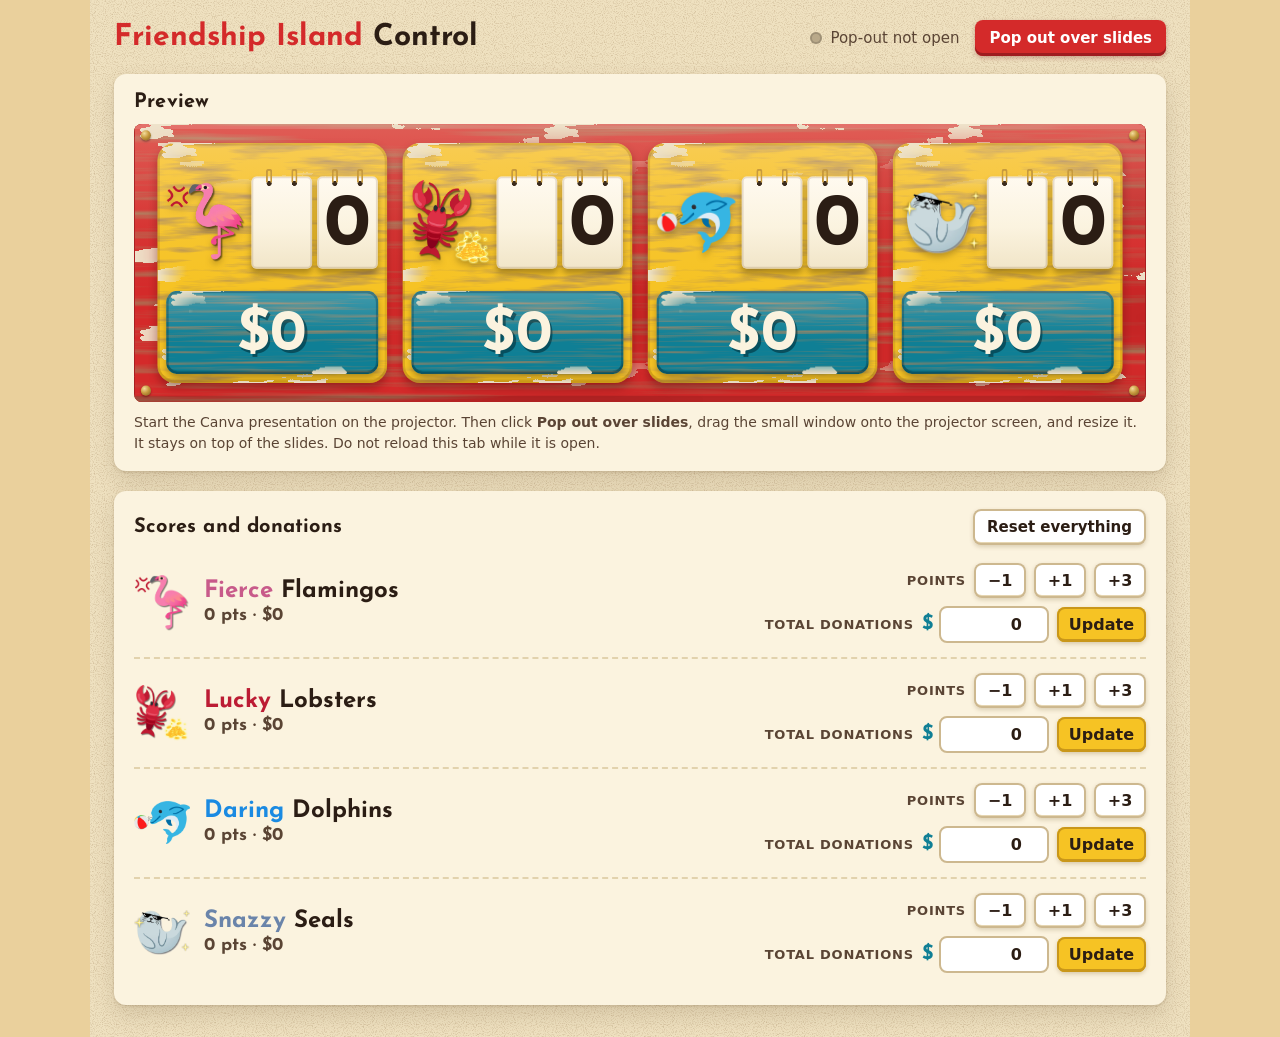
<file: index.html>
<!doctype html>
<html lang="en">
<head>
<meta charset="utf-8">
<meta http-equiv="refresh" content="0; url=scoreboard.html">
<title>Friendship Island</title>
</head>
<body><a href="scoreboard.html">Friendship Island Scoreboard</a></body>
</html>
</file>
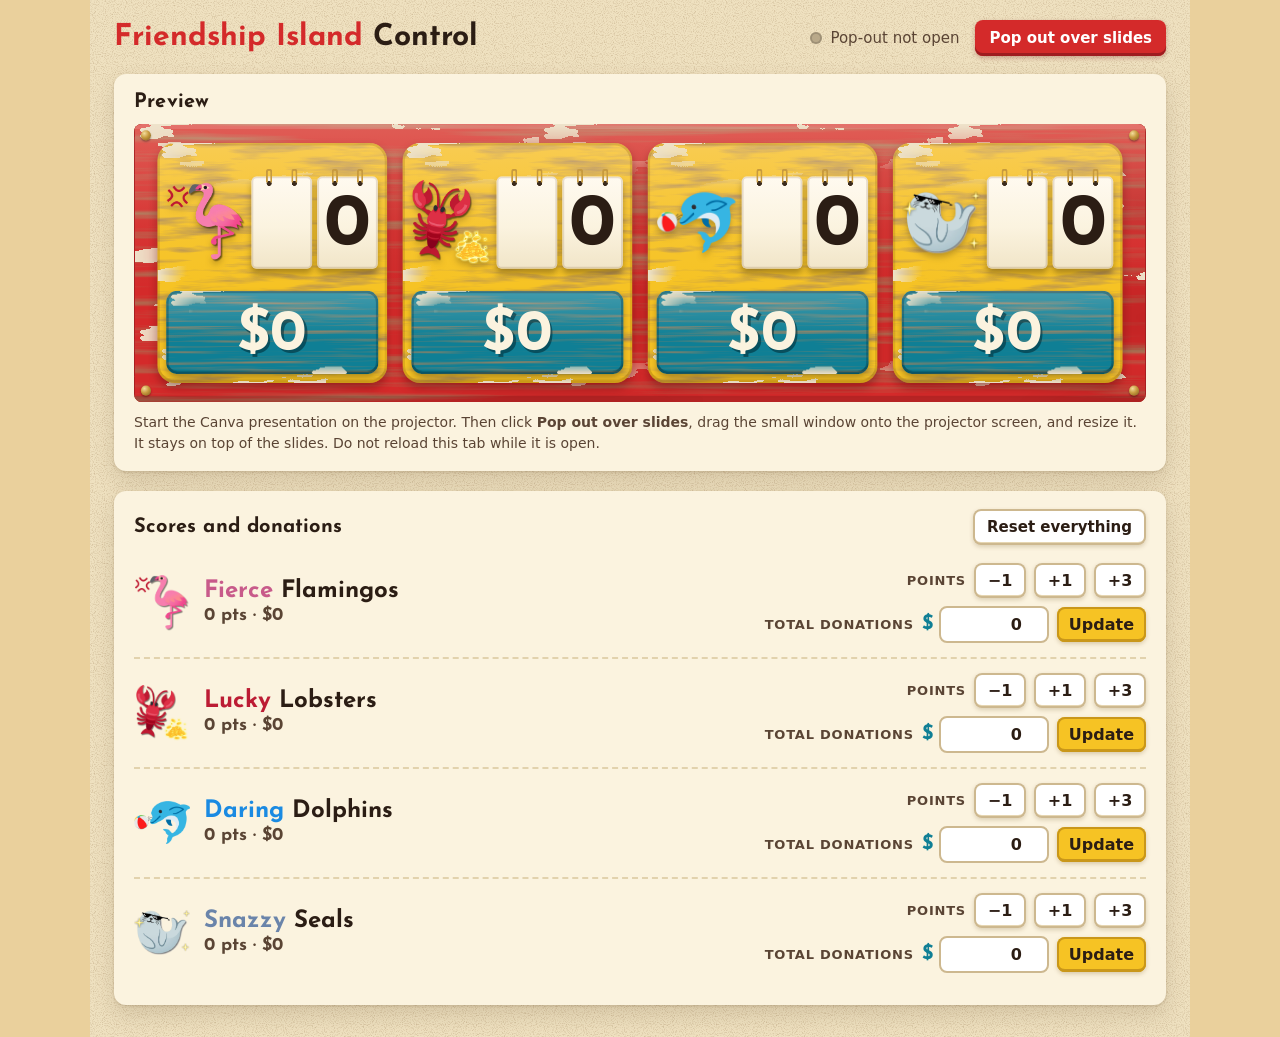
<file: scoreboard.html>
<!doctype html>
<html lang="en">
<head>
<meta charset="utf-8">
<meta name="viewport" content="width=device-width,initial-scale=1">
<title>Friendship Island Scoreboard</title>
<style>
@font-face{font-family:'Josefin Sans';src:url([data-uri]) format('woff2');font-weight:100 700;font-display:block}

:root{
  --red:#d42a2a; --red-deep:#9e1c1f; --yellow:#f6c324; --yellow-deep:#c9971a;
  --cream:#fbf3df; --plank:#f4ead2; --ink:#2b1d14; --ink-soft:#5a4434;
  --sea:#17a3b5; --sea-deep:#0f7f95; --sand:#ead09c;
  --brass:#c79a3e; --focus:#0f7f95;
  --display:'Josefin Sans', 'Century Gothic', sans-serif;
  --ui:'Segoe UI', system-ui, -apple-system, 'Helvetica Neue', sans-serif;
}
*{box-sizing:border-box}
html,body{margin:0;height:100%}
body{background:var(--sand);color:var(--ink);font-family:var(--ui)}
::selection{background:var(--yellow);color:var(--ink)}
[hidden]{display:none!important}

/* ============ POP-OUT STRIP ============ */
/* the pop-out window is filled edge to edge by one red plank; letterbox shows the same red */
.world{position:fixed;inset:0;overflow:hidden;background:var(--red-deep);cursor:default}
.world.idle{cursor:none}
.stage{position:absolute;left:50%;top:50%;width:1600px;height:440px;transform-origin:0 0;overflow:hidden}

/* painted wood: paint + chips of bare wood + grain */
.wood{background-image:var(--fade,linear-gradient(transparent,transparent)),var(--grain);background-color:var(--paint,var(--plank));background-size:100% 100%,900px 180px;position:relative;isolation:isolate}
.wood::before{content:"";position:absolute;inset:0;border-radius:inherit;z-index:-1;pointer-events:none;background:var(--chips);background-size:640px 320px;
  -webkit-mask:linear-gradient(90deg,#000,transparent 13%,transparent 87%,#000),linear-gradient(180deg,#000,transparent 20%,transparent 80%,#000);-webkit-mask-composite:source-over;
  mask:linear-gradient(90deg,#000,transparent 13%,transparent 87%,#000),linear-gradient(180deg,#000,transparent 20%,transparent 80%,#000);mask-composite:add}
.bolt{position:absolute;width:16px;height:16px;border-radius:50%;
  background:radial-gradient(circle at 35% 30%,#f3dc9b,var(--brass) 45%,#7a5a1d 100%);
  box-shadow:0 2px 3px rgba(0,0,0,.35)}

/* the red bar holding four tiles */
.bar-board{position:absolute;inset:0;--paint:var(--red);display:flex;gap:24px;padding:30px 36px;
  --fade:linear-gradient(180deg,rgba(255,226,200,.28),rgba(255,226,200,.06) 38%,transparent 60%),radial-gradient(40% 90% at 78% 70%,rgba(80,0,0,.14),transparent 70%);
  box-shadow:inset 0 -10px 0 rgba(0,0,0,.14),inset 0 8px 0 rgba(255,255,255,.12)}
.bar-board>.bolt.tl{left:10px;top:10px}.bar-board>.bolt.bl{left:10px;bottom:10px}.bar-board>.bolt.tr{right:10px;top:10px}.bar-board>.bolt.br{right:10px;bottom:10px}

/* team tile: yellow panel holds the points (animal + two number cards);
   a teal plate across the foot holds the donations, so money never reads as points */
.tile{position:relative;flex:1;min-width:0;border-radius:28px;--paint:var(--yellow);display:flex;flex-direction:column;align-items:center;padding:28px 14px 14px;
  box-shadow:inset 0 0 0 4px rgba(150,100,10,.25),inset 0 -6px 0 rgba(150,100,10,.18),0 8px 14px rgba(60,10,10,.35)}
.tile .top{display:flex;align-items:center;justify-content:center;gap:10px;height:196px}
.animal{height:172px;width:124px;object-fit:contain;filter:drop-shadow(0 6px 5px rgba(40,25,10,.28));transition:transform .5s cubic-bezier(.16,1,.3,1)}
/* animal + cards fill the tile, so only the animal makes room for the leader flag: it steps right and shrinks inside its own box */
.lead .animal{transform:translate(12px,10px) scale(.8)}
.cards{display:flex;gap:8px}

/* points leader: a lifeguard flag planted in the tile's top-left corner */
.flag{position:absolute;left:18px;top:14px;width:8px;height:0;z-index:4;border-radius:4px;
  background:linear-gradient(90deg,#8c6234,#d7b47b,#8c6234);transition:height .45s cubic-bezier(.4,0,.9,.5) .25s}
.flag i{position:absolute;left:8px;top:2px;width:58px;height:40px;transform-origin:left center;transform:scaleX(0);
  background:linear-gradient(180deg,var(--red) 0 50%,#fff3c4 50%);border-radius:0 3px 3px 0;box-shadow:0 4px 6px rgba(0,0,0,.28);
  transition:transform .25s cubic-bezier(.4,0,.9,.5)}
.lead .flag{height:150px;transition:height .55s cubic-bezier(.2,.9,.2,1)}
.lead .flag i{transform:scaleX(1);transition:transform .35s .45s cubic-bezier(.2,.9,.2,1);animation:wave 1.1s ease-in-out .8s 1,flutter 3.4s ease-in-out 1.9s infinite}
/* at rest the flag keeps a slow breeze ripple */
@keyframes flutter{0%,100%{transform:scaleX(1) skewY(0)}30%{transform:scaleX(.96) skewY(2.5deg)}60%{transform:scaleX(.99) skewY(-1.2deg)}}
@keyframes wave{0%,100%{transform:scaleX(1) skewY(0)}35%{transform:scaleX(.9) skewY(4deg)}70%{transform:scaleX(.97) skewY(-2deg)}}

/* donation plate: deep sea paint, cream lettering as big as the score cards read */
.gift{position:relative;align-self:stretch;margin-top:auto;height:132px;border-radius:18px;--paint:var(--sea-deep);
  --fade:linear-gradient(180deg,rgba(255,255,255,.22),rgba(255,255,255,.04) 45%,transparent 60%);
  display:grid;place-items:center;padding-top:8px;
  box-shadow:inset 0 0 0 4px rgba(0,40,50,.3),inset 0 -6px 0 rgba(0,40,50,.25),0 6px 10px rgba(40,25,10,.3);transition:box-shadow .4s}
.money{font:700 92px/1 var(--display);color:var(--cream);font-variant-numeric:tabular-nums;letter-spacing:.01em;white-space:nowrap;
  text-shadow:4px 5px 0 rgba(0,40,50,.55)}
/* the count lands with one small pop */
.money.bump{animation:bump .45s cubic-bezier(.2,.8,.25,1)}
@keyframes bump{0%{transform:scale(1)}40%{transform:scale(1.12)}100%{transform:none}}
/* donations leader: gold rim on the plate and a gold star pinned to its corner */
.top-giver .gift{box-shadow:inset 0 0 0 9px var(--yellow),inset 0 0 0 13px var(--yellow-deep),0 6px 10px rgba(40,25,10,.3)}
.star{position:absolute;right:-20px;top:-40px;width:92px;height:92px;z-index:3;transform:scale(0) rotate(-90deg);transition:transform .3s cubic-bezier(.4,0,.9,.5);
  filter:drop-shadow(0 4px 4px rgba(60,30,0,.4))}
.top-giver .star{transform:none;transition:transform .7s cubic-bezier(.3,1.6,.4,1) .15s;animation:twinkle 3s ease-in-out 1s infinite}
/* at rest the star sways and catches the light */
@keyframes twinkle{0%,100%{transform:none}25%{transform:rotate(-8deg) scale(1.04)}50%{transform:rotate(6deg) scale(1.1)}75%{transform:rotate(-3deg)}}
.star .shine{opacity:.35}
.top-giver .star .shine{animation:shine 3s ease-in-out 1s infinite}
@keyframes shine{0%,100%{opacity:.35}50%{opacity:1}}
.star .spark{transform-origin:50px 10px;transform:scale(0)}
.top-giver .star .spark{animation:spark 3s ease-in-out 1.6s infinite}
@keyframes spark{0%,30%,60%,100%{transform:scale(0)}45%{transform:scale(1) rotate(45deg)}}

/* number cards */
.slot{position:relative;width:96px;height:146px}
.slot .hook{position:absolute;top:-12px;width:10px;height:22px;border:3px solid var(--brass);border-bottom:none;border-radius:6px 6px 0 0;z-index:3}
.slot .hook.l{left:24%}.slot .hook.r{right:24%}
.card{position:absolute;inset:0;border-radius:8px;background:linear-gradient(180deg,#fffaf0,var(--cream) 55%,#f1e5c8);
  display:grid;place-items:center;transform-origin:50% 0;
  box-shadow:0 8px 10px rgba(40,25,10,.35),inset 0 0 0 3px rgba(120,90,50,.18)}
.card::before{content:"";position:absolute;top:6px;left:24%;right:24%;height:10px;
  background:radial-gradient(circle at 5px 5px,#3a2a1c 3.5px,transparent 4.5px) left/10px 10px no-repeat,
             radial-gradient(circle at 5px 5px,#3a2a1c 3.5px,transparent 4.5px) right/10px 10px no-repeat}
.card b{font:700 118px/1 var(--display);color:var(--ink);font-variant-numeric:tabular-nums;margin-top:14px}
.card.out{z-index:1}
.fall{animation:fall .48s cubic-bezier(.55,0,.9,.4) forwards}
@keyframes fall{to{transform:translateY(150%) rotate(9deg);opacity:0}}
.land{z-index:2;animation:land .95s cubic-bezier(.2,.8,.25,1) both}
@keyframes land{
  0%{transform:translateY(-150%) rotate(-5deg)}
  38%{transform:translateY(4%) rotate(0)}
  52%{transform:translateY(-1%) rotate(3.5deg)}
  68%{transform:rotate(-2deg)}
  84%{transform:rotate(.8deg)}
  100%{transform:none}}
.chalk::after{content:"";position:absolute;inset:-7px;border-radius:12px;border:4px dashed rgba(255,255,255,.95);
  animation:chalkfade 1.6s ease-out .4s both}
@keyframes chalkfade{0%{opacity:0}15%{opacity:1}100%{opacity:0}}

/* ============ CONTROL VIEW ============ */
.control{min-height:100%;background-color:#efe1c0;background-image:var(--sandgrain);padding:20px 24px 32px;max-width:1100px;margin:0 auto}
.bar{display:flex;align-items:center;gap:16px;flex-wrap:wrap;margin-bottom:18px}
.bar h1{margin:0;font:700 30px/1 var(--display);color:var(--red)}
.bar h1 span{color:var(--ink)}
.status{display:inline-flex;align-items:center;gap:8px;font-size:15px;color:var(--ink-soft);margin-left:auto}
.status i{width:12px;height:12px;border-radius:50%;background:#b9a98a;box-shadow:inset 0 0 0 2px rgba(0,0,0,.15)}
.status.on i{background:#2e9e5b}
.status.on{color:var(--ink)}
.box{background:var(--cream);border-radius:12px;padding:18px 20px;box-shadow:0 1px 3px rgba(90,60,30,.18),0 10px 22px rgba(90,60,30,.16)}
.box+.box{margin-top:20px}
.box h2{margin:0 0 12px;font:700 20px/1 var(--display);color:var(--ink);letter-spacing:.01em}
.preview{position:relative;aspect-ratio:40/11;border-radius:8px;overflow:hidden;background:var(--red-deep);box-shadow:inset 0 0 0 2px rgba(0,0,0,.12)}
.preview iframe{position:absolute;inset:0;width:100%;height:100%;border:0;pointer-events:none}
.help{margin:10px 0 0;font-size:14px;line-height:1.45;color:var(--ink-soft)}

button,input{font:inherit;color:inherit}
button{cursor:pointer;border:0;border-radius:8px;padding:9px 14px;font-weight:650;font-size:15px;background:#fff;color:var(--ink);
  box-shadow:inset 0 0 0 2px #cdb88f,inset 0 -3px 0 #e6d6b2,0 2px 4px rgba(110,80,30,.22);transition:transform .08s,box-shadow .08s,background .15s}
button:hover{background:#fff8e6}
button:active{transform:translateY(2px);box-shadow:inset 0 0 0 2px #cdb88f}
button.primary{background:var(--red);color:#fff;box-shadow:inset 0 -3px 0 var(--red-deep),0 2px 5px rgba(120,20,20,.3)}
button.primary:hover{background:#c22424}
button.gold{background:var(--yellow);box-shadow:inset 0 0 0 2px var(--yellow-deep),inset 0 -3px 0 var(--yellow-deep),0 2px 4px rgba(120,80,10,.25)}
button.gold:hover{background:#ffd23d}
button.danger.armed{background:var(--ink);color:#fff;box-shadow:inset 0 -3px 0 #000,0 2px 5px rgba(0,0,0,.3)}
button:focus-visible,input:focus-visible{outline:3px solid var(--focus);outline-offset:2px}

.row{display:flex;gap:8px;flex-wrap:wrap;align-items:center}
.label{font-size:13px;font-weight:650;color:var(--ink-soft);text-transform:uppercase;letter-spacing:.06em;min-width:5.4em}

.team{display:grid;grid-template-columns:56px 1fr auto;gap:10px 14px;align-items:center;padding:14px 0}
.team+.team{border-top:2px dashed #e2d2ad}
.team img{width:56px;height:56px;object-fit:contain}
.team .who strong{font:700 24px/1.1 var(--display);display:block}
.team .now{font:700 18px/1.3 var(--display);color:var(--ink-soft);font-variant-numeric:tabular-nums}
.team .acts{display:grid;gap:8px;justify-items:end}
.team .acts .label{min-width:10.2em;text-align:right}
.team .acts button{padding:8px 12px;min-width:52px;font-size:16px}
.give .cur{font:700 20px/1 var(--display);color:var(--sea-deep);margin-right:-2px}
.give input{width:110px;padding:7px 10px;border-radius:8px;border:2px solid #cdb88f;background:#fff;font-weight:650;text-align:right;font-variant-numeric:tabular-nums}

.split{display:flex;gap:10px;flex-wrap:wrap;align-items:center;margin-bottom:4px}
.split .push{margin-left:auto}
@media (max-width:760px){.team .acts .label{text-align:left}.control{padding:16px}.box{padding:16px}.team{grid-template-columns:48px 1fr}.team img{width:48px;height:48px}.team .acts{grid-column:1/-1;justify-items:start}.status{margin-left:0}}

@media (prefers-reduced-motion:reduce){
  *,*::before,*::after{animation:none!important;transition:none!important}
}
</style>
</head>
<body>

<!-- Pop-out strip (#pip) and its control-view preview (#preview) -->
<div class="world" id="display" hidden>
  <div class="stage" id="stage">
    <section class="bar-board wood" id="teams" aria-label="Team scores and donations">
      <span class="bolt tl"></span><span class="bolt bl"></span><span class="bolt tr"></span><span class="bolt br"></span>
    </section>
  </div>
</div>

<!-- Control view -->
<main class="control" id="control" hidden>
  <div class="bar">
    <h1>Friendship Island <span>Control</span></h1>
    <span class="status" id="status"><i></i><span>Pop-out not open</span></span>
    <button class="primary" id="popOut" type="button">Pop out over slides</button>
    <span class="help" id="popNote" style="margin:0" hidden>Pop-out needs Chrome or Edge.</span>
  </div>
  <section class="box">
    <h2>Preview</h2>
    <div class="preview"><iframe id="preview" title="Live preview of the pop-out" tabindex="-1"></iframe></div>
    <p class="help">Start the Canva presentation on the projector. Then click <b>Pop out over slides</b>, drag the small window onto the projector screen, and resize it. It stays on top of the slides. Do not reload this tab while it is open.</p>
  </section>
  <section class="box">
    <div class="split">
      <h2 style="margin:0">Scores and donations</h2>
      <button class="danger push" id="resetAll" type="button">Reset everything</button>
    </div>
    <div id="teamControls"></div>
  </section>
</main>

<script>
(() => {
  const TEAMS = [
    { adj: 'Fierce', name: 'Flamingos', img: '[data-uri]', color: '#c85a8a' },
    { adj: 'Lucky', name: 'Lobsters', img: '[data-uri]', color: '#bc1c34' },
    { adj: 'Daring', name: 'Dolphins', img: '[data-uri]', color: '#1a8ae2' },
    { adj: 'Snazzy', name: 'Seals', img: '[data-uri]', color: '#6a84aa' },
  ];
  const KEY = 'friendship-island-board-v1';
  const PING = 'friendship-island-projector-ping';
  const MAX = 99;
  const MAX_DOLLARS = 99999;
  const W = 1600, H = 440;
  const STAR = '<svg class="star" viewBox="0 0 64 64" aria-hidden="true"><path d="M32 4l8.2 17.6 19.3 2.3-14.2 13.2 3.8 19.1L32 46.6 14.9 56.2l3.8-19.1L4.5 23.9l19.3-2.3z" fill="#f6c324" stroke="#9a6d10" stroke-width="3" stroke-linejoin="round"/><path d="M32 13l5.6 12 13 1.6" fill="none" stroke="#fff3c4" stroke-width="3" stroke-linecap="round" class="shine"/><path class="spark" d="M50 2l2 6 6 2-6 2-2 6-2-6-6-2 6-2z" fill="#fffbe6"/></svg>';
  // #pip = always-on-top pop-out, #preview = control-view thumbnail
  const mode = { '#pip': 'pip', '#preview': 'preview' }[location.hash] || 'control';
  const reduced = matchMedia('(prefers-reduced-motion: reduce)').matches;

  /* ---------- textures (generated once, offline) ---------- */
  const svgUri = s => `url("data:image/svg+xml,${encodeURIComponent(s)}")`;
  const grain = svgUri(`<svg xmlns="http://www.w3.org/2000/svg" width="900" height="180"><filter id="g" x="0" y="0"><feTurbulence type="fractalNoise" baseFrequency="0.0035 0.16" numOctaves="4" seed="7"/><feColorMatrix values="0 0 0 0 0.36  0 0 0 0 0.22  0 0 0 0 0.11  0 0 0 2.3 -1.08"/></filter><rect width="100%" height="100%" filter="url(#g)"/></svg>`);
  const chips = svgUri(`<svg xmlns="http://www.w3.org/2000/svg" width="640" height="320"><filter id="c" x="0" y="0"><feTurbulence type="fractalNoise" baseFrequency="0.006 0.022" numOctaves="4" seed="11"/><feColorMatrix values="0 0 0 0 0.86  0 0 0 0 0.77  0 0 0 0 0.6  1.6 0 0 0 -0.62"/><feComponentTransfer><feFuncA type="discrete" tableValues="0 1"/></feComponentTransfer></filter><rect width="100%" height="100%" filter="url(#c)"/></svg>`);
  const sandgrain = svgUri(`<svg xmlns="http://www.w3.org/2000/svg" width="300" height="300"><filter id="s"><feTurbulence type="fractalNoise" baseFrequency="0.9" numOctaves="2" seed="3"/><feColorMatrix values="0 0 0 0 0.55  0 0 0 0 0.42  0 0 0 0 0.25  0 0 0 1.6 -0.75"/></filter><rect width="100%" height="100%" filter="url(#s)"/></svg>`);
  const rs = document.documentElement.style;
  rs.setProperty('--grain', grain); rs.setProperty('--chips', chips); rs.setProperty('--sandgrain', sandgrain);

  /* ---------- state ---------- */
  const fresh = () => ({ scores: [0, 0, 0, 0], donations: [0, 0, 0, 0] });
  const safeGet = k => { try { return localStorage.getItem(k); } catch { return null; } };
  const safeSet = (k, v) => { try { localStorage.setItem(k, v); } catch {} };
  const clampTo = max => n => Math.max(0, Math.min(max, Math.trunc(Number(n) || 0)));
  const clamp = clampTo(MAX), clampD = clampTo(MAX_DOLLARS);
  let raw = safeGet(KEY);
  const load = () => {
    try {
      const s = JSON.parse(raw || 'null');
      if (!s || !Array.isArray(s.scores)) return fresh();
      // saved data may come from an older version (with a timer) or be hand-edited: keep only well-formed fields
      const d = Array.isArray(s.donations) ? s.donations : [];
      return { scores: [0, 1, 2, 3].map(i => clamp(s.scores[i])), donations: [0, 1, 2, 3].map(i => clampD(d[i])) };
    } catch { return fresh(); }
  };
  let state = load();
  const save = () => { raw = JSON.stringify(state); safeSet(KEY, raw); };
  const money = n => '$' + n.toLocaleString('en-US');

  if (mode === 'control') initControl(); else initDisplay();

  /* =================== POP-OUT =================== */
  function initDisplay() {
    const root = document.getElementById('display');
    root.hidden = false;
    document.title = 'Friendship Island Scoreboard (pop-out)';
    const stage = document.getElementById('stage');

    const fit = () => {
      const k = Math.min(innerWidth / W, innerHeight / H);
      stage.style.transform = `scale(${k}) translate(-50%,-50%)`;
    };
    addEventListener('resize', fit); fit();

    const makeSlot = () => {
      const s = document.createElement('div');
      s.className = 'slot';
      s.innerHTML = '<span class="hook l"></span><span class="hook r"></span>';
      return s;
    };
    const makeCard = v => { const c = document.createElement('div'); c.className = 'card'; c.innerHTML = `<b>${v}</b>`; return c; };
    const setSlot = (slot, v) => {
      if (slot.dataset.v === v) return;
      const first = slot.dataset.v === undefined;
      slot.dataset.v = v;
      const old = slot.querySelector('.card:not(.out)');
      const nc = makeCard(v);
      if (first || reduced || !old) { if (old) old.remove(); slot.append(nc); return; }
      old.classList.add('out', 'fall');
      setTimeout(() => old.remove(), 700);
      nc.classList.add('land', 'chalk');
      slot.append(nc);
    };

    const board = document.getElementById('teams');
    const tiles = TEAMS.map(t => {
      const el = document.createElement('article');
      el.className = 'tile wood';
      el.innerHTML = `<span class="flag"><i></i></span><div class="top"><img class="animal" src="${t.img}" alt=""><div class="cards"></div></div>
        <div class="gift wood"><span class="money"></span>${STAR}</div>`;
      const slots = [makeSlot(), makeSlot()];
      el.querySelector('.cards').append(...slots);
      board.append(el);
      return { el, slots, money: el.querySelector('.money'), d: null, shown: 0, tick: 0 };
    });

    // shrink long amounts so they stay inside the tile
    const moneySize = n => n >= 100000 ? '62px' : n >= 10000 ? '72px' : n >= 1000 ? '80px' : '';
    const showMoney = (tl, n, size = n) => { tl.shown = n; tl.money.textContent = money(n); tl.money.style.fontSize = moneySize(size); };
    // count the plate up (or down) to the new total. Small changes tick through every dollar;
    // big ones ease out so the count never runs past ~2.2s. setInterval, not rAF, so it still runs when throttled.
    const countTo = (tl, to) => {
      clearInterval(tl.tick);
      tl.money.classList.remove('bump');
      const from = tl.shown, diff = to - from, span = Math.abs(diff);
      const dur = Math.min(2200, 300 + span * 30);
      const ease = span <= 60 ? p => p : p => 1 - Math.pow(1 - p, 3);
      const size = Math.max(from, to), t0 = Date.now();
      tl.tick = setInterval(() => {
        const p = Math.min(1, (Date.now() - t0) / dur);
        showMoney(tl, Math.round(from + diff * ease(p)), size);
        if (p < 1) return;
        clearInterval(tl.tick);
        showMoney(tl, to);
        void tl.money.offsetWidth; tl.money.classList.add('bump');
      }, 30);
    };

    const render = () => {
      // leaders: ties all show the mark; nobody leads at zero
      const topS = Math.max(...state.scores), topD = Math.max(...state.donations);
      state.scores.forEach((s, i) => {
        const tl = tiles[i], d = state.donations[i];
        tl.el.classList.toggle('lead', topS > 0 && s === topS);
        tl.el.classList.toggle('top-giver', topD > 0 && d === topD);
        setSlot(tl.slots[0], s >= 10 ? String(Math.floor(s / 10)) : '');
        setSlot(tl.slots[1], String(s % 10));
        if (tl.d !== d) {
          const first = tl.d === null;
          tl.d = d;
          if (first || reduced) { clearInterval(tl.tick); showMoney(tl, d); }
          else countTo(tl, d);
        }
        tl.el.setAttribute('aria-label', `${TEAMS[i].adj} ${TEAMS[i].name}: ${s} points, ${money(d)} donated`);
      });
    };
    render();

    const pull = () => { const r = safeGet(KEY); if (r !== raw) { raw = r; state = load(); render(); } };
    addEventListener('storage', e => { if (e.key === KEY) pull(); });
    setInterval(pull, 150);

    if (mode === 'preview') return;

    // heartbeat for the control view's status dot
    const ping = () => safeSet(PING, String(Date.now()));
    ping(); setInterval(ping, 1500);
    addEventListener('beforeunload', () => safeSet(PING, '0'));
    let idle;
    addEventListener('mousemove', () => {
      root.classList.remove('idle'); clearTimeout(idle);
      idle = setTimeout(() => root.classList.add('idle'), 2000);
    });
  }

  /* =================== CONTROL =================== */
  function initControl() {
    document.getElementById('control').hidden = false;
    document.title = 'Friendship Island Scoreboard (control)';
    const base = location.href.split('#')[0];
    document.getElementById('preview').src = base + '#preview';

    const status = document.getElementById('status');
    const checkStatus = () => {
      const on = Date.now() - Number(safeGet(PING) || 0) < 4000;
      status.classList.toggle('on', on);
      status.lastElementChild.textContent = on ? 'Pop-out open' : 'Pop-out not open';
    };

    // always-on-top pop-out (Document Picture-in-Picture) that floats over a fullscreen Canva deck
    const popBtn = document.getElementById('popOut');
    let pip = null;
    // the pop-out closes with this tab, so ask before a reload while it is open
    const guard = e => { e.preventDefault(); e.returnValue = ''; };
    if (!('documentPictureInPicture' in window)) {
      popBtn.hidden = true;
      document.getElementById('popNote').hidden = false;
    }
    popBtn.addEventListener('click', async () => {
      if (pip) { pip.close(); return; }
      try {
        pip = await documentPictureInPicture.requestWindow({ width: 800, height: 220 });
      } catch { pip = null; return; }
      const d = pip.document;
      d.title = 'Friendship Island Scoreboard (pop-out)';
      const css = d.createElement('style');
      css.textContent = 'html,body{margin:0;height:100%;background:#9e1c1f}iframe{display:block;width:100%;height:100%;border:0}';
      d.head.append(css);
      const frame = d.createElement('iframe');
      frame.title = 'Friendship Island scoreboard';
      frame.src = base + '#pip';
      d.body.append(frame);
      popBtn.textContent = 'Close pop-out';
      addEventListener('beforeunload', guard);
      pip.addEventListener('pagehide', () => {
        pip = null;
        popBtn.textContent = 'Pop out over slides';
        removeEventListener('beforeunload', guard);
        safeSet(PING, '0'); checkStatus();
      });
    });

    // team rows: points on one line, donations on the next
    const POINTS = [-1, 1, 3];
    const wrap = document.getElementById('teamControls');
    const nowEls = TEAMS.map((t, i) => {
      const row = document.createElement('div');
      row.className = 'team';
      row.innerHTML = `
        <img src="${t.img}" alt="">
        <div class="who"><strong><span style="color:${t.color}">${t.adj}</span> ${t.name}</strong><span class="now"></span></div>
        <div class="acts">
          <div class="row"><span class="label">Points</span>${POINTS.map(p => `<button type="button" data-p="${p}" aria-label="${p > 0 ? 'Add' : 'Remove'} ${Math.abs(p)} point for ${t.name}">${p > 0 ? '+' : '−'}${Math.abs(p)}</button>`).join('')}</div>
          <form class="row give"><span class="label">Total donations</span><span class="cur">$</span><input type="number" min="0" max="${MAX_DOLLARS}" step="1" aria-label="Donation total for ${t.name}"><button class="gold" type="submit">Update</button></form>
        </div>`;
      row.querySelectorAll('[data-p]').forEach(b => b.addEventListener('click', () => change(i, Number(b.dataset.p))));
      const form = row.querySelector('form'), input = form.querySelector('input');
      // the field holds the team's total; the operator types the new total and presses Enter or Update
      form.addEventListener('submit', e => {
        e.preventDefault();
        if (input.value.trim() === '') { input.value = state.donations[i]; return; }
        state.donations[i] = clampD(input.value);
        input.value = state.donations[i];
        commit();
      });
      // pressing Update must not blur the field first, or the blur reset below would wipe the typed total
      form.querySelector('button').addEventListener('mousedown', e => e.preventDefault());
      // leaving the field without updating puts the saved total back
      input.addEventListener('blur', () => { input.value = state.donations[i]; });
      wrap.append(row);
      return { now: row.querySelector('.now'), input };
    });

    function change(i, d) {
      const to = clamp(state.scores[i] + d);
      if (to === state.scores[i]) return;
      state.scores[i] = to;
      commit();
    }

    const resetAll = document.getElementById('resetAll');
    let armed = null;
    resetAll.addEventListener('click', () => {
      if (!armed) {
        resetAll.classList.add('armed'); resetAll.textContent = 'Click again to reset';
        armed = setTimeout(disarm, 3500); return;
      }
      disarm();
      state = fresh();
      commit();
    });
    function disarm() { clearTimeout(armed); armed = null; resetAll.classList.remove('armed'); resetAll.textContent = 'Reset everything'; }

    function renderControl() {
      nowEls.forEach((r, i) => {
        r.now.textContent = `${state.scores[i]} pts · ${money(state.donations[i])}`;
        // never overwrite what the operator is typing
        if (document.activeElement !== r.input) r.input.value = state.donations[i];
      });
    }
    function commit() { save(); renderControl(); }

    addEventListener('storage', e => { if (e.key === KEY && e.newValue !== raw) { raw = e.newValue; state = load(); renderControl(); } });
    setInterval(checkStatus, 500);
    renderControl(); checkStatus();
  }
})();
</script>
</body>
</html>
</file>
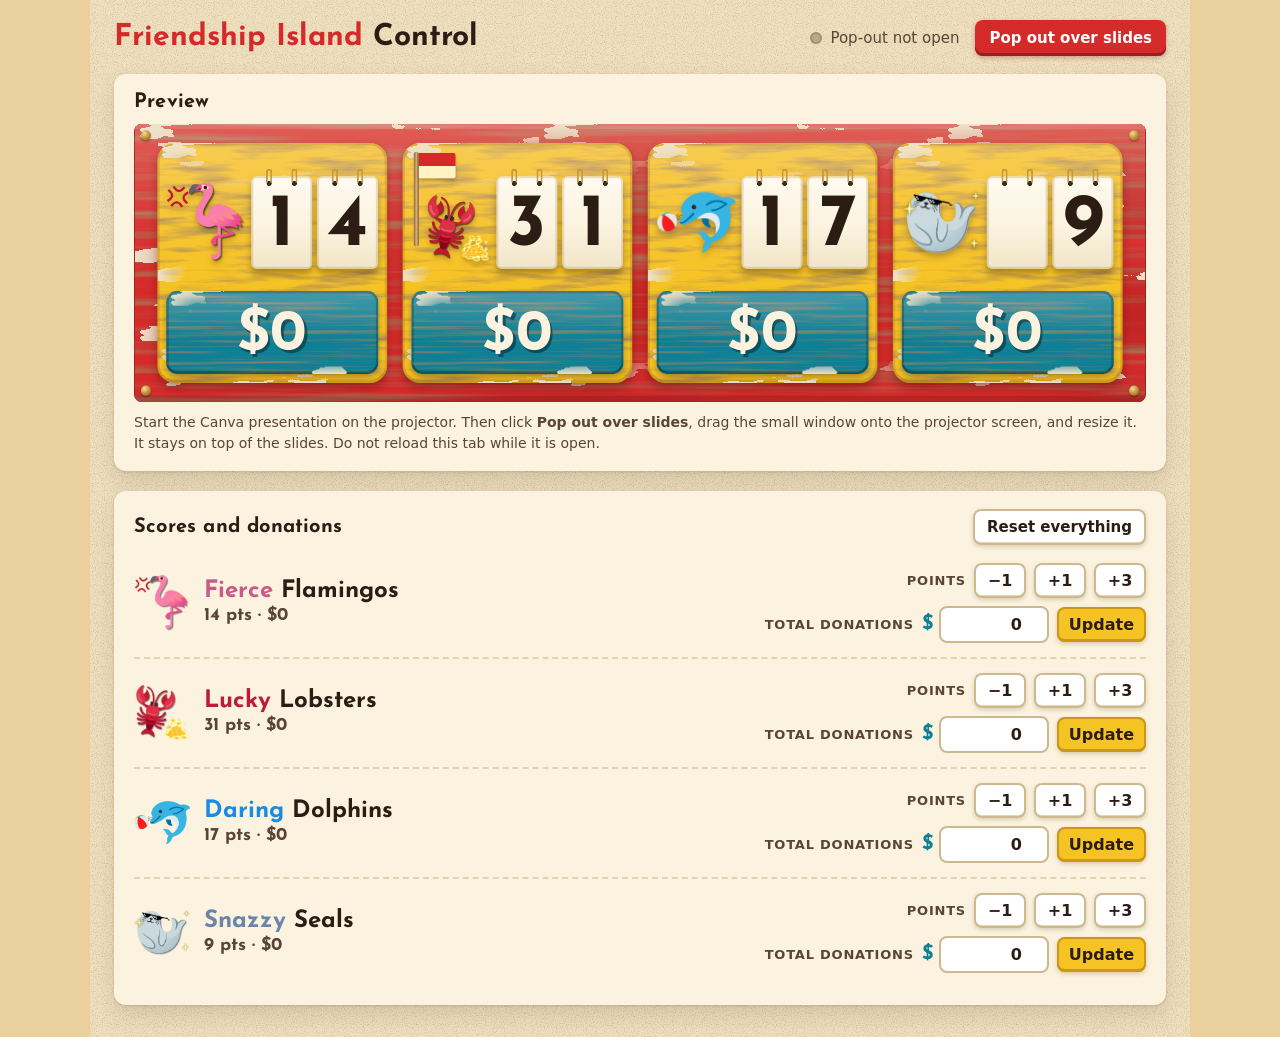
<file: .impeccable/review/seed.html>
<!doctype html><meta charset="utf-8"><script>
localStorage.setItem('friendship-island-board-v1',JSON.stringify({scores:[14,31,17,9],last:[null,{label:'+10 · 1st place',at:Date.now()+20000},null,null],timer:{duration:180000,remaining:142000,running:false,endsAt:0},showTimer:true,log:[{team:1,from:21,to:31,label:'+10 · 1st place',at:Date.now()}],undo:[{scores:[14,21,17,9],last:[null,null,null,null]}]}));
location.replace('/scoreboard.html'+location.hash);
</script>
</file>
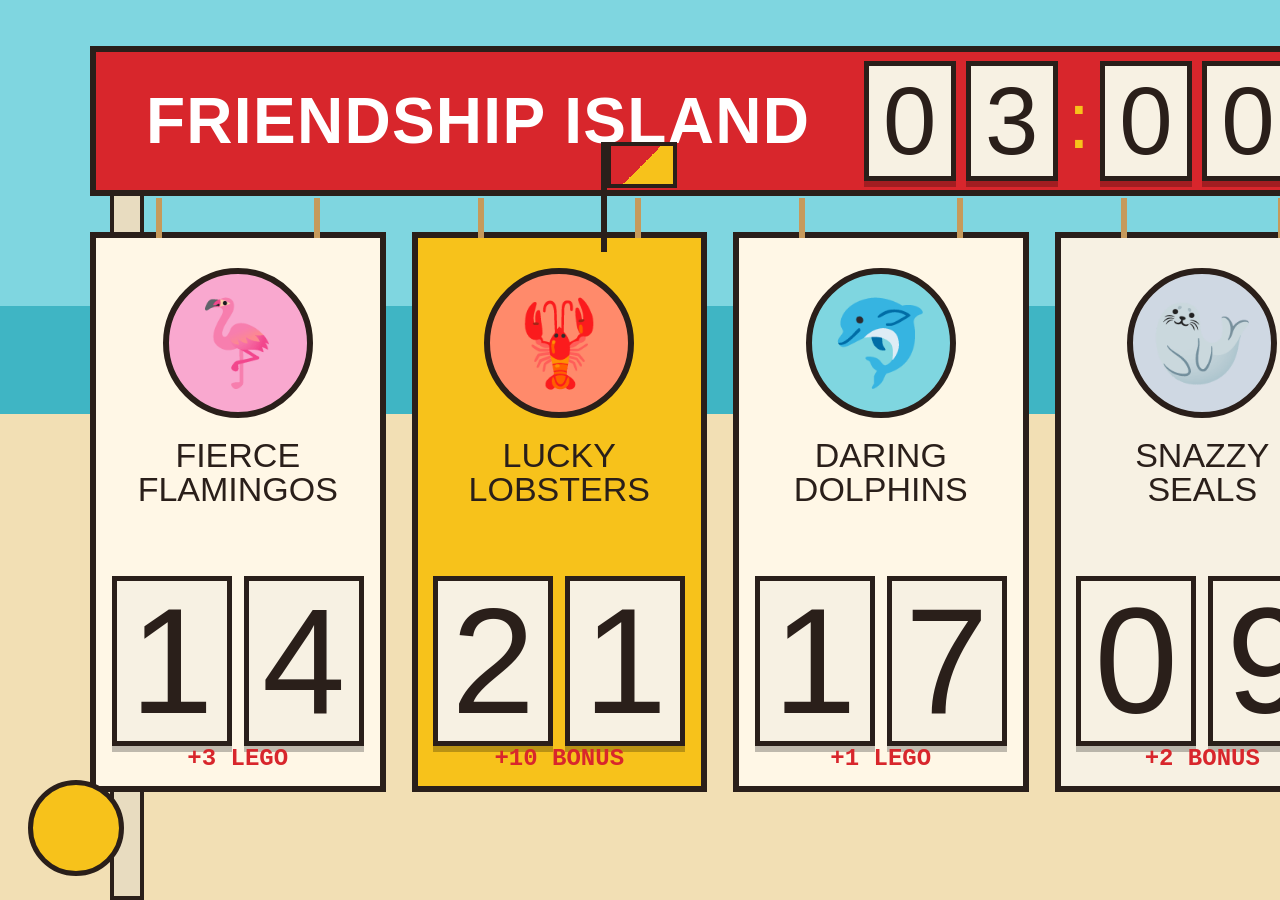
<file: .impeccable/mocks/decision/assigned.html>
<!doctype html>
<html lang="en"><head><meta charset="utf-8"><title>Lifeguard Tower Board</title>
<style>
:root{--sand:#f2dfb4;--plank:#f7f1e3;--red:#d8262c;--yellow:#f7c21b;--sea:#1aa7b8;--ink:#2a1f1a;--rope:#c69a5b}
*{box-sizing:border-box;margin:0}
body{width:1440px;height:900px;overflow:hidden;background:linear-gradient(#7fd6e0 0 34%,#3fb5c4 34% 46%,var(--sand) 46%);font-family:'Arial Black',Impact,sans-serif;color:var(--ink);position:relative}
.post{position:absolute;top:60px;width:34px;height:840px;background:#e8dcc0;border:4px solid var(--ink)}
.post.l{left:110px}.post.r{right:110px}
.header{position:absolute;left:90px;right:90px;top:46px;height:150px;background:var(--red);border:6px solid var(--ink);display:flex;align-items:center;justify-content:space-between;padding:0 50px;color:#fff}
.header h1{font-size:64px;letter-spacing:.02em;text-transform:uppercase}
.clock{display:flex;gap:10px;align-items:center}
.card{width:92px;height:120px;background:var(--plank);color:var(--ink);border:5px solid var(--ink);font-size:96px;display:grid;place-items:center;line-height:1;box-shadow:0 6px 0 rgba(0,0,0,.25)}
.colon{font-size:80px;color:var(--yellow)}
.teams{position:absolute;left:90px;right:90px;top:232px;display:grid;grid-template-columns:repeat(4,1fr);gap:26px}
.team{position:relative;background:var(--plank);border:6px solid var(--ink);height:560px;display:flex;flex-direction:column;align-items:center;padding-top:30px}
.team:nth-child(odd){background:#fff7e6}
.hook{position:absolute;top:-40px;width:6px;height:40px;background:var(--rope)}
.hook.a{left:60px}.hook.b{right:60px}
.animal{width:150px;height:150px;border-radius:50%;border:6px solid var(--ink);display:grid;place-items:center;font-size:84px}
.name{margin-top:20px;font-size:34px;text-transform:uppercase;text-align:center;line-height:1}
.digits{margin-top:auto;margin-bottom:40px;display:flex;gap:12px}
.digits .card{width:120px;height:170px;font-size:150px}
.lead{background:var(--yellow)!important}
.flag{position:absolute;top:-96px;right:24px;width:70px;height:46px;background:linear-gradient(135deg,var(--red) 50%,var(--yellow) 50%);border:4px solid var(--ink)}
.flag:after{content:'';position:absolute;left:-10px;top:-4px;width:6px;height:110px;background:var(--ink)}
.tag{position:absolute;bottom:14px;font:700 24px 'Courier New',monospace;color:var(--red)}
.qr{position:absolute;right:28px;bottom:24px;width:110px;height:110px;background:#fff;border:5px solid var(--ink)}
.logo{position:absolute;left:28px;bottom:24px;width:96px;height:96px;border-radius:50%;background:var(--yellow);border:5px solid var(--ink)}
</style></head><body>
<div class="post l"></div><div class="post r"></div>
<div class="header"><h1>Friendship Island</h1><div class="clock"><div class="card">0</div><div class="card">3</div><span class="colon">:</span><div class="card">0</div><div class="card">0</div></div></div>
<div class="teams">
 <div class="team" style="--c:#ef5aa0"><span class="hook a"></span><span class="hook b"></span><div class="animal" style="background:#f9a8cf">🦩</div><div class="name">Fierce<br>Flamingos</div><div class="digits"><div class="card">1</div><div class="card">4</div></div><div class="tag">+3 LEGO</div></div>
 <div class="team lead"><span class="flag"></span><span class="hook a"></span><span class="hook b"></span><div class="animal" style="background:#ff8a6b">🦞</div><div class="name">Lucky<br>Lobsters</div><div class="digits"><div class="card">2</div><div class="card">1</div></div><div class="tag">+10 BONUS</div></div>
 <div class="team"><span class="hook a"></span><span class="hook b"></span><div class="animal" style="background:#7fd6e0">🐬</div><div class="name">Daring<br>Dolphins</div><div class="digits"><div class="card">1</div><div class="card">7</div></div><div class="tag">+1 LEGO</div></div>
 <div class="team"><span class="hook a"></span><span class="hook b"></span><div class="animal" style="background:#cfd8e3">🦭</div><div class="name">Snazzy<br>Seals</div><div class="digits"><div class="card">0</div><div class="card">9</div></div><div class="tag">+2 BONUS</div></div>
</div>
<div class="logo"></div><div class="qr"></div>
</body></html>
</file>
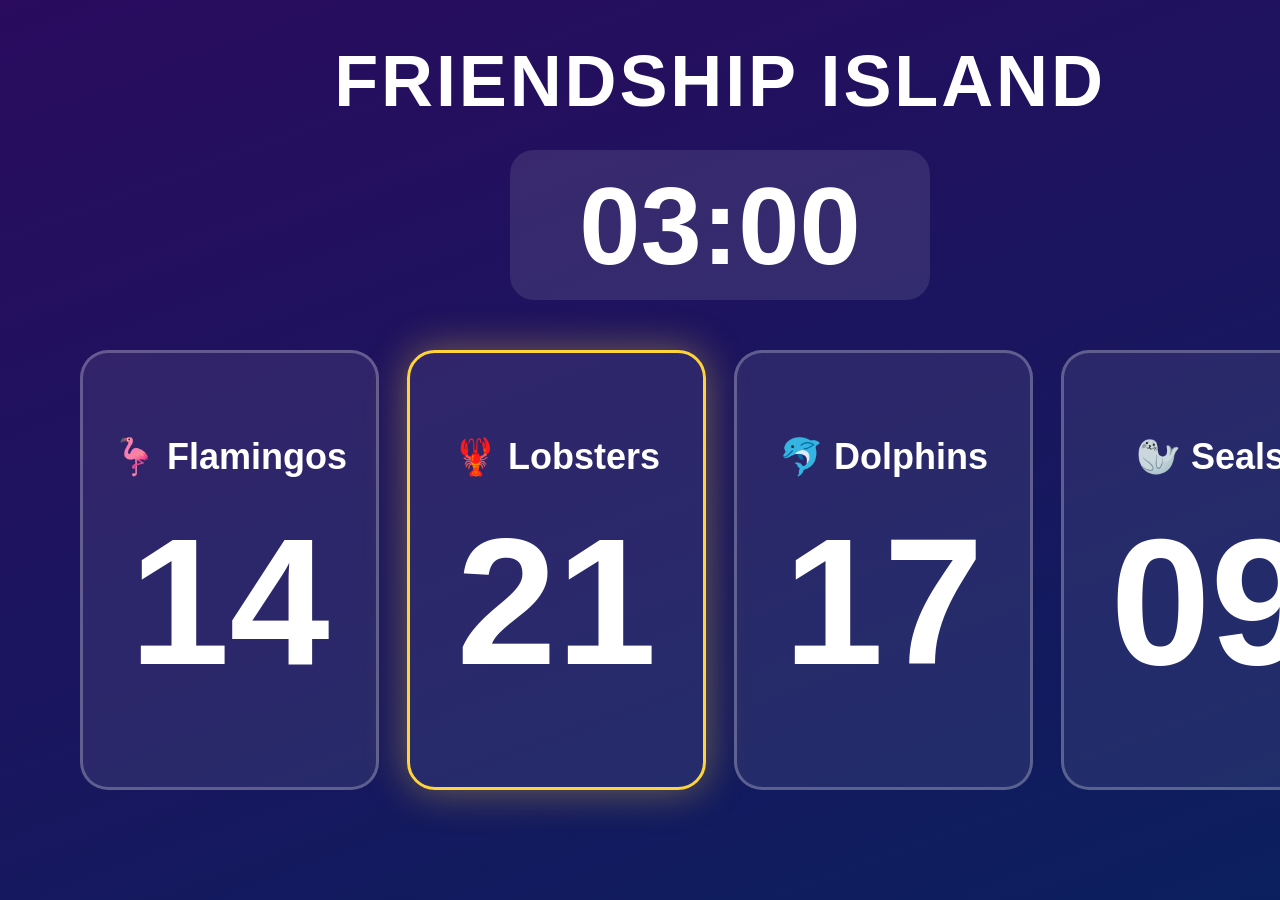
<file: .impeccable/mocks/decision/canon.html>
<!doctype html>
<html lang="en"><head><meta charset="utf-8"><title>Game Show Standard</title>
<style>
*{box-sizing:border-box;margin:0}
body{width:1440px;height:900px;overflow:hidden;background:linear-gradient(160deg,#2a0b5e,#0b1f5e);font-family:Arial,sans-serif;color:#fff;position:relative}
h1{position:absolute;top:40px;width:100%;text-align:center;font-size:72px;font-weight:900;letter-spacing:.04em}
.timer{position:absolute;left:50%;top:150px;transform:translateX(-50%);width:420px;height:150px;border-radius:24px;background:rgba(255,255,255,.1);display:grid;place-items:center;font-size:110px;font-weight:900}
.row{position:absolute;left:80px;right:80px;top:350px;display:grid;grid-template-columns:repeat(4,1fr);gap:28px}
.p{height:440px;border-radius:28px;background:rgba(255,255,255,.08);border:3px solid rgba(255,255,255,.25);display:flex;flex-direction:column;align-items:center;justify-content:center;gap:20px}
.p b{font-size:180px;font-weight:900}.p span{font-size:36px;font-weight:700}
.p.lead{border-color:#ffd43b;box-shadow:0 0 40px #ffd43b66}
</style></head><body>
<h1>FRIENDSHIP ISLAND</h1><div class="timer">03:00</div>
<div class="row"><div class="p"><span>🦩 Flamingos</span><b>14</b></div><div class="p lead"><span>🦞 Lobsters</span><b>21</b></div><div class="p"><span>🐬 Dolphins</span><b>17</b></div><div class="p"><span>🦭 Seals</span><b>09</b></div></div>
</body></html>
</file>
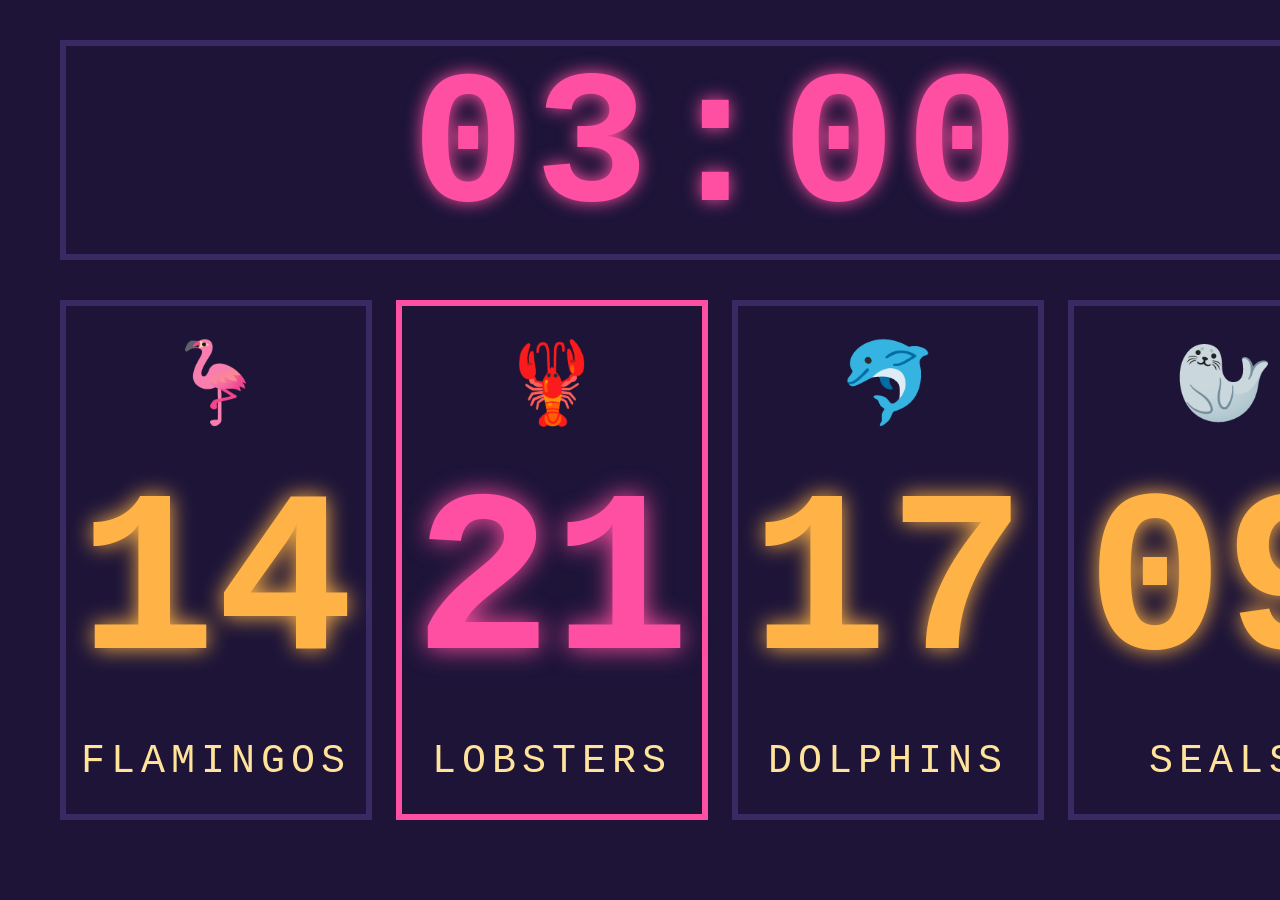
<file: .impeccable/mocks/decision/challenger-segment.html>
<!doctype html>
<html lang="en"><head><meta charset="utf-8"><title>Boardwalk LED Board</title>
<style>
*{box-sizing:border-box;margin:0}
body{width:1440px;height:900px;overflow:hidden;background:#1d1438;font-family:'Courier New',monospace;color:#ffb347;position:relative}
.top{position:absolute;left:60px;right:60px;top:40px;height:220px;border:6px solid #3a2a63;display:flex;align-items:center;justify-content:center;gap:40px}
.seg{font:700 190px/1 'Courier New',monospace;color:#ff4fa3;text-shadow:0 0 18px #ff4fa3;letter-spacing:.05em}
.seg .ghost{color:#3a2a63;text-shadow:none}
.grid{position:absolute;left:60px;right:60px;top:300px;display:grid;grid-template-columns:repeat(4,1fr);gap:24px}
.cell{border:6px solid #3a2a63;height:520px;display:flex;flex-direction:column;align-items:center;justify-content:space-between;padding:30px 0}
.cell .n{font-size:40px;color:#ffe39a;letter-spacing:.15em}
.cell .s{font:700 230px/1 'Courier New',monospace;color:#ffb347;text-shadow:0 0 22px #ffb347}
.cell.lead{border-color:#ff4fa3}.cell.lead .s{color:#ff4fa3;text-shadow:0 0 26px #ff4fa3}
.cell .a{font-size:80px}
</style></head><body>
<div class="top"><div class="seg">0<span>3</span>:00</div></div>
<div class="grid">
<div class="cell"><div class="a">🦩</div><div class="s">14</div><div class="n">FLAMINGOS</div></div>
<div class="cell lead"><div class="a">🦞</div><div class="s">21</div><div class="n">LOBSTERS</div></div>
<div class="cell"><div class="a">🐬</div><div class="s">17</div><div class="n">DOLPHINS</div></div>
<div class="cell"><div class="a">🦭</div><div class="s">09</div><div class="n">SEALS</div></div>
</div>
</body></html>
</file>
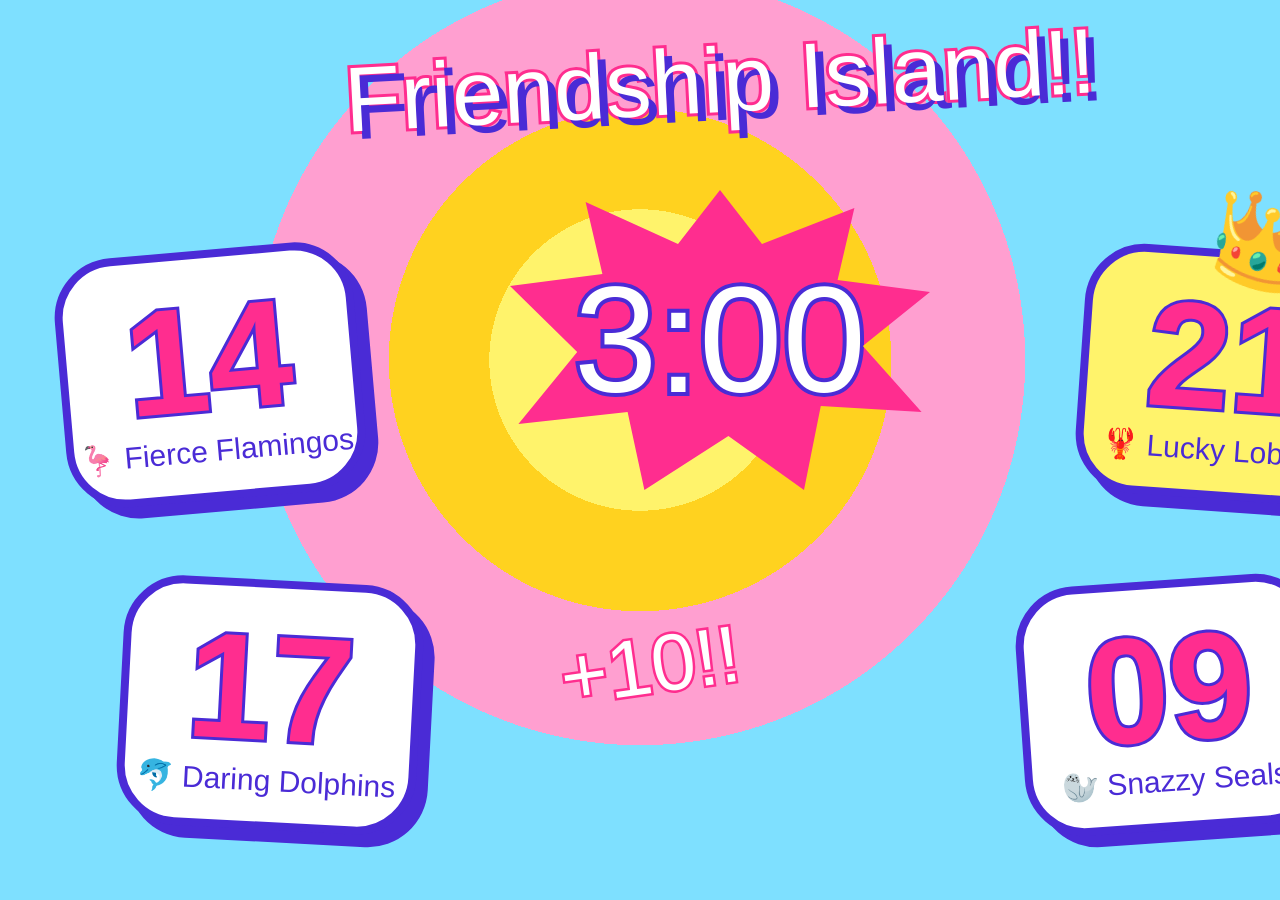
<file: .impeccable/mocks/decision/pick.html>
<!doctype html>
<html lang="en"><head><meta charset="utf-8"><title>Variety Show Supers</title>
<style>
*{box-sizing:border-box;margin:0}
body{width:1440px;height:900px;overflow:hidden;background:radial-gradient(circle at 50% 40%,#fff36b 0 18%,#ffd21f 18% 30%,#ff9fd0 30% 46%,#7ee0ff 46%);font-family:'Arial Rounded MT Bold','Arial Black',sans-serif;position:relative}
.title{position:absolute;left:50%;top:28px;transform:translateX(-50%) rotate(-3deg);font-size:92px;color:#fff;-webkit-text-stroke:6px #ff2d8f;paint-order:stroke;text-shadow:8px 8px 0 #4a2bd6;white-space:nowrap}
.burst{position:absolute;left:50%;top:190px;transform:translateX(-50%);width:420px;height:300px;background:#ff2d8f;clip-path:polygon(50% 0,60% 18%,82% 6%,78% 30%,100% 34%,84% 52%,98% 74%,74% 72%,70% 100%,52% 82%,32% 100%,28% 74%,2% 78%,16% 54%,0 32%,22% 28%,18% 4%,40% 18%);display:grid;place-items:center}
.burst span{font-size:150px;color:#fff;-webkit-text-stroke:8px #4a2bd6;paint-order:stroke}
.t{position:absolute;width:300px;height:250px;background:#fff;border:8px solid #4a2bd6;border-radius:60px;display:flex;flex-direction:column;align-items:center;justify-content:center;box-shadow:12px 12px 0 #4a2bd6}
.t b{font-size:150px;color:#ff2d8f;-webkit-text-stroke:6px #4a2bd6;paint-order:stroke;line-height:1}
.t i{font-style:normal;font-size:30px;color:#4a2bd6}
.t1{left:60px;top:250px;transform:rotate(-5deg)}.t2{right:60px;top:250px;transform:rotate(4deg);background:#fff36b}
.t3{left:120px;top:580px;transform:rotate(3deg)}.t4{right:120px;top:580px;transform:rotate(-4deg)}
.crown{position:absolute;right:120px;top:190px;font-size:90px;transform:rotate(18deg)}
.sfx{position:absolute;left:560px;top:620px;font-size:80px;color:#fff;-webkit-text-stroke:5px #ff2d8f;paint-order:stroke;transform:rotate(-8deg)}
</style></head><body>
<div class="title">Friendship Island!!</div>
<div class="burst"><span>3:00</span></div>
<div class="t t1"><b>14</b><i>🦩 Fierce Flamingos</i></div>
<div class="t t2"><b>21</b><i>🦞 Lucky Lobsters</i></div><div class="crown">👑</div>
<div class="t t3"><b>17</b><i>🐬 Daring Dolphins</i></div>
<div class="t t4"><b>09</b><i>🦭 Snazzy Seals</i></div>
<div class="sfx">+10!!</div>
</body></html>
</file>
